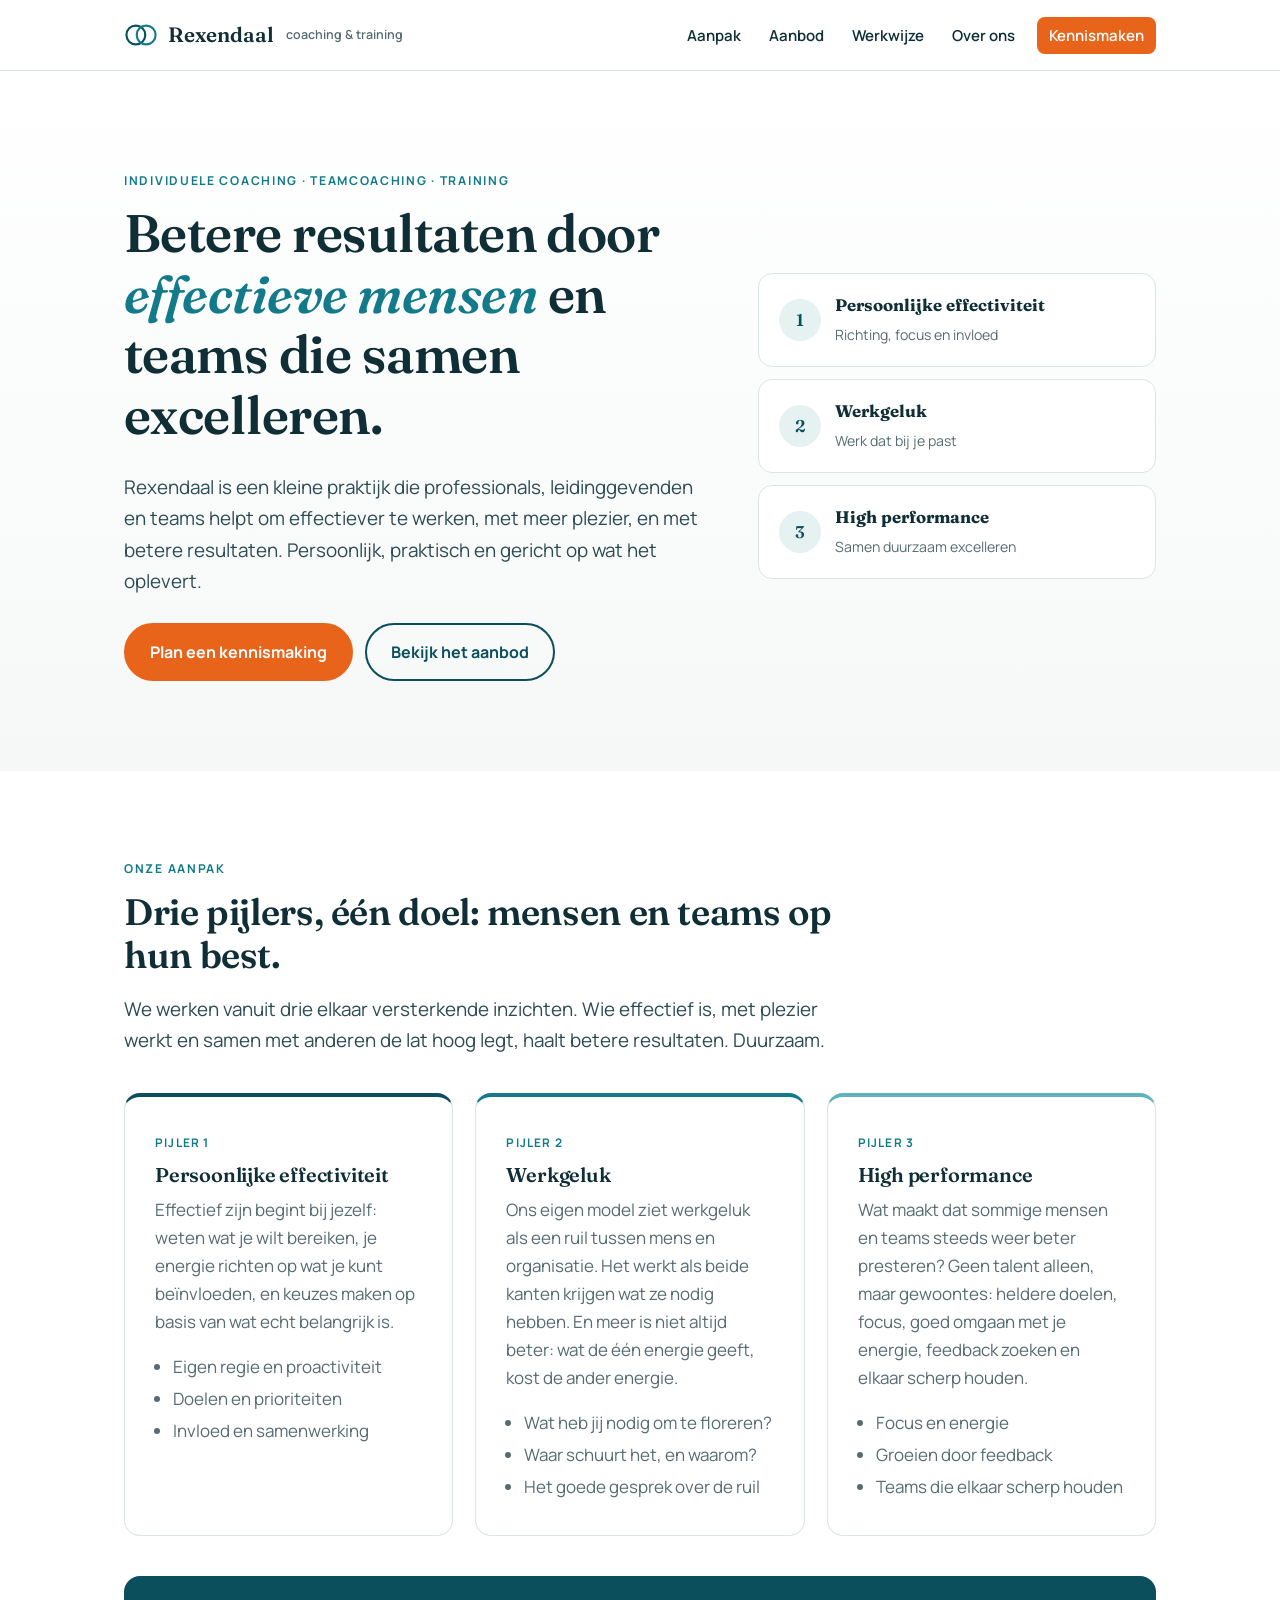
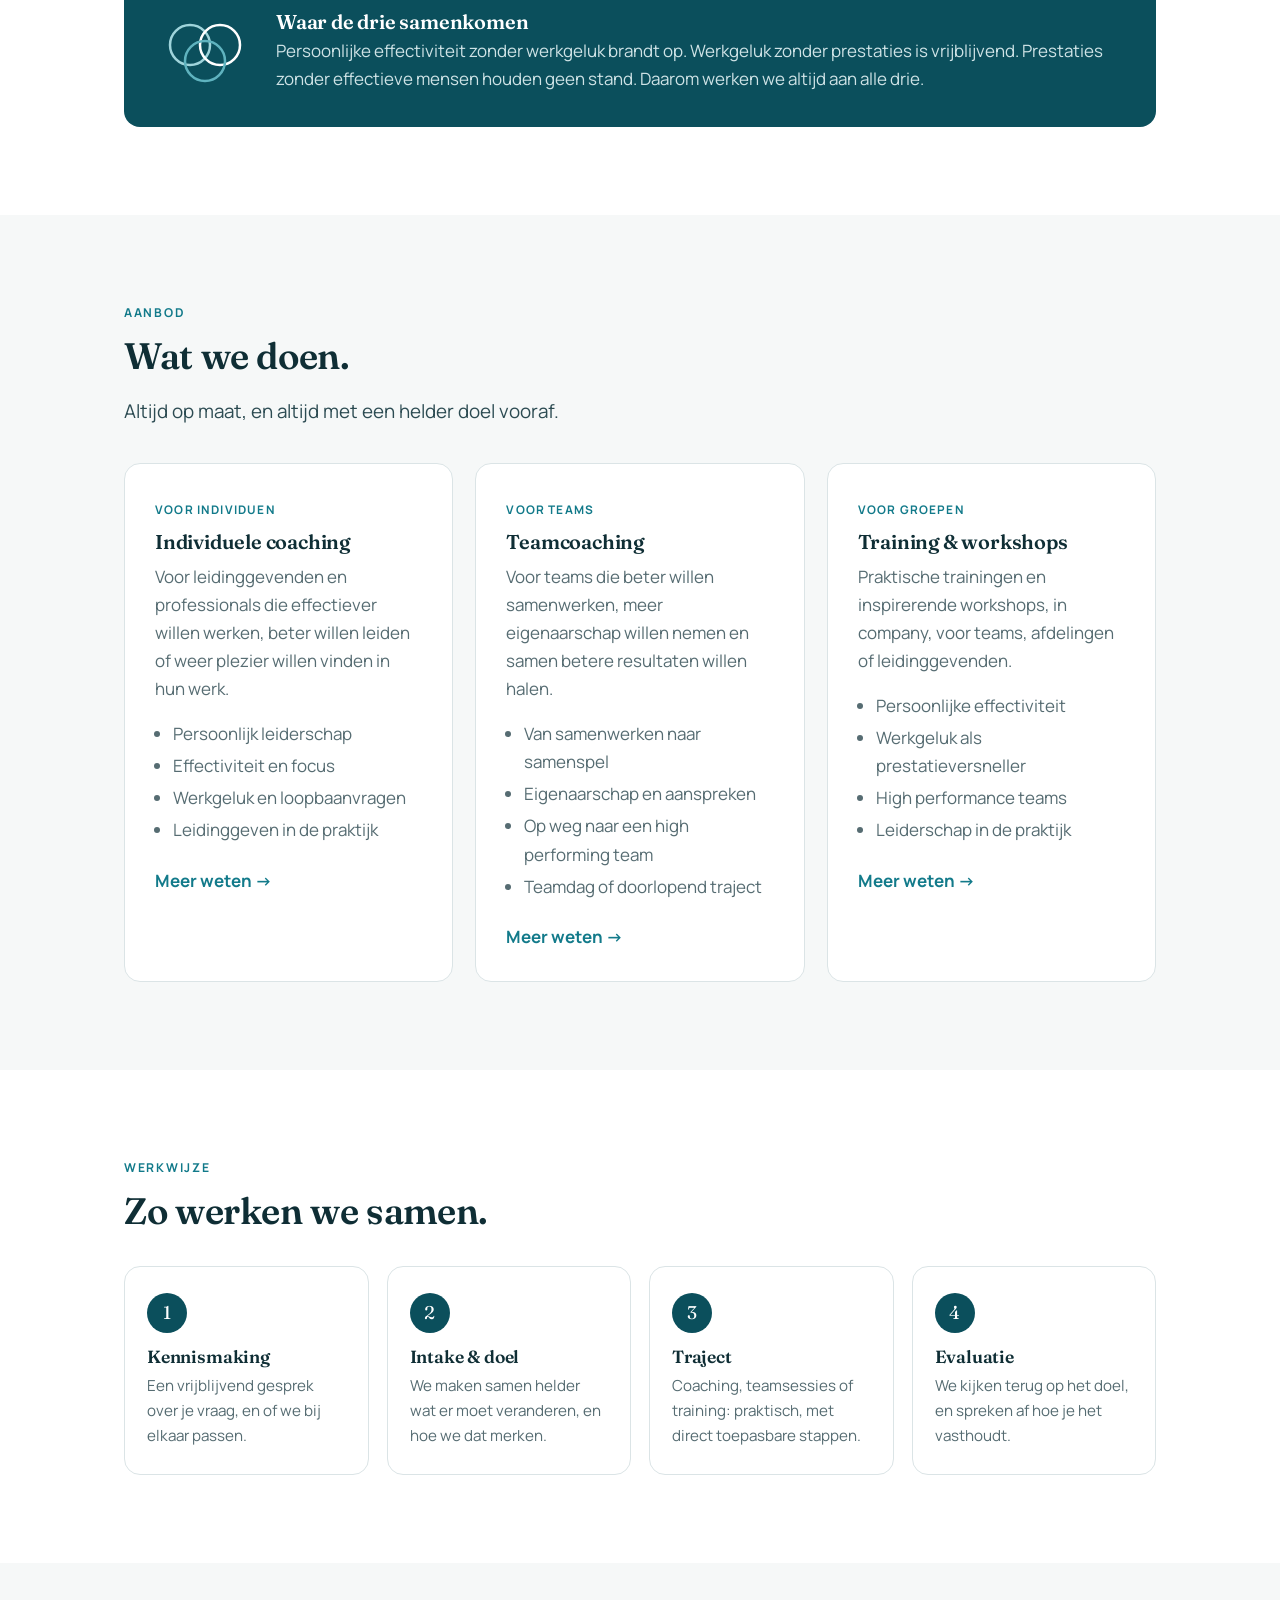
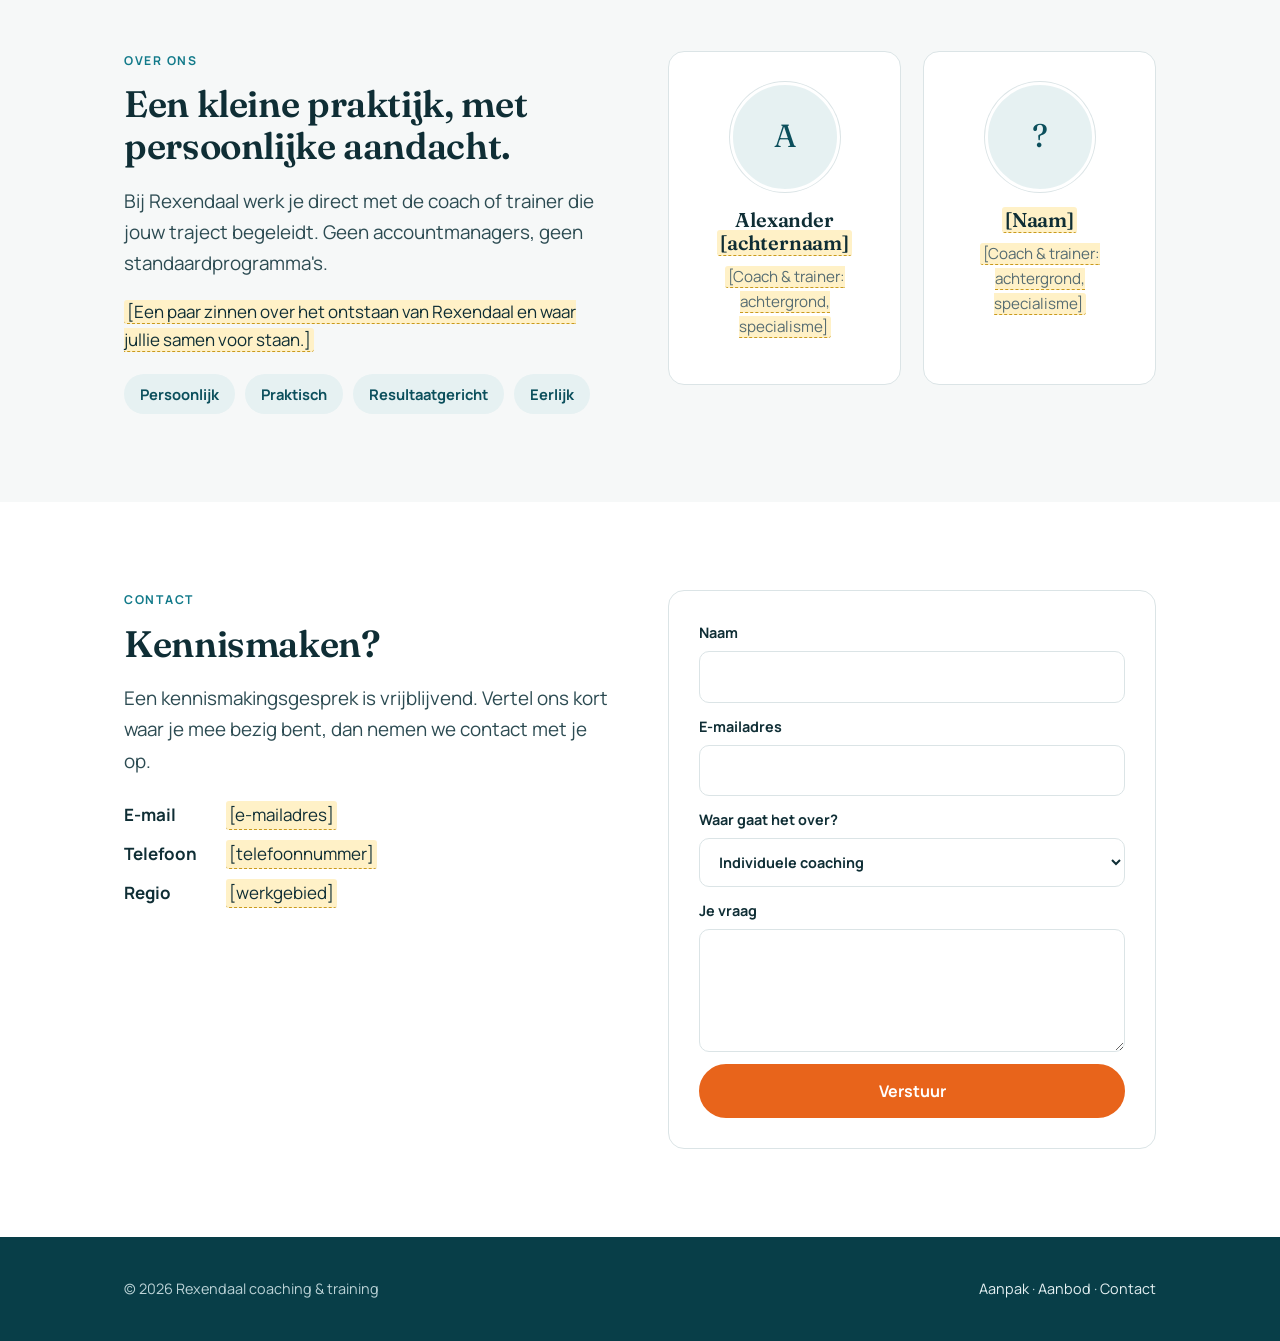
<file: index.html>
<!DOCTYPE html>
<html lang="nl">
<head>
<meta charset="utf-8">
<meta name="viewport" content="width=device-width, initial-scale=1">
<title>Rexendaal: coaching & training</title>
<meta name="description" content="Rexendaal is een kleine praktijk voor individuele coaching, teamcoaching en training. Voor effectieve mensen, bevlogen professionals en teams die samen excelleren.">
<meta name="robots" content="noindex">
<link rel="preconnect" href="https://fonts.googleapis.com">
<link rel="preconnect" href="https://fonts.gstatic.com" crossorigin>
<link href="https://fonts.googleapis.com/css2?family=Fraunces:opsz,wght@9..144,500;9..144,600&family=Manrope:wght@400;500;600;700&display=swap" rel="stylesheet">
<style>
:root{--ink:#0f2e35;--muted:#566c72;--petrol:#0b4f5c;--petrol-d:#083e48;--teal:#127a8a;--soft:#e6f1f2;--paper:#f6f8f8;--line:#dbe4e6;--cta:#e8641b;--cta-d:#c9520f;
 --serif:'Fraunces',Georgia,serif;--sans:'Manrope',system-ui,-apple-system,Segoe UI,sans-serif}
*{box-sizing:border-box}
html{scroll-behavior:smooth;scroll-padding-top:80px}
body{margin:0;font-family:var(--sans);font-size:17px;line-height:1.65;color:var(--ink);background:#fff;-webkit-font-smoothing:antialiased}
h1,h2,h3{font-family:var(--serif);font-weight:600;line-height:1.15;margin:0 0 .5em;letter-spacing:-.01em}
h1{font-size:clamp(2.1rem,4.6vw,3.3rem)}
h2{font-size:clamp(1.7rem,3vw,2.3rem)}
h3{font-size:1.25rem}
p{margin:0 0 1em}
a{color:var(--teal)}
.wrap{max-width:1080px;margin:0 auto;padding:0 24px}
.narrow{max-width:720px}
section{padding:88px 0}
.alt{background:var(--paper)}
.eyebrow{display:block;font-size:.76rem;font-weight:700;letter-spacing:.14em;text-transform:uppercase;color:var(--teal);margin-bottom:12px}
.lead{font-size:1.18rem;color:#2c4b52}
.muted{color:var(--muted)}
.ph{background:#fff1c7;border-bottom:1px dashed #c99a1e;padding:0 3px;border-radius:3px}

header{position:sticky;top:0;z-index:20;background:rgba(255,255,255,.96);backdrop-filter:blur(8px);border-bottom:1px solid var(--line)}
.nav{display:flex;align-items:center;justify-content:space-between;height:70px}
.brand{display:flex;align-items:center;gap:10px;text-decoration:none;color:var(--ink);font-family:var(--serif);font-size:1.3rem;font-weight:600}
.brand small{font-family:var(--sans);font-size:.78rem;color:var(--muted);font-weight:600;margin-left:2px}
.menu{display:flex;gap:4px;list-style:none;margin:0;padding:0;align-items:center}
.menu a{text-decoration:none;color:var(--ink);font-weight:600;font-size:.94rem;padding:8px 12px;border-radius:8px}
.menu a:hover{background:var(--soft)}
.menu a.cta{background:var(--cta);color:#fff;margin-left:6px}
.menu a.cta:hover{background:var(--cta-d)}
.burger{display:none;background:none;border:0;padding:8px;cursor:pointer}
@media(max-width:860px){.burger{display:block}.menu{display:none;position:absolute;top:70px;left:0;right:0;background:#fff;flex-direction:column;align-items:stretch;padding:10px 24px 20px;border-bottom:1px solid var(--line)}.menu.open{display:flex}.menu a.cta{margin:8px 0 0;text-align:center}}

.btn{display:inline-block;padding:14px 24px;border-radius:999px;font-weight:700;text-decoration:none;border:2px solid var(--petrol);font-size:1rem;transition:.15s;cursor:pointer;font-family:var(--sans)}
.btn.primary{background:var(--cta);border-color:var(--cta);color:#fff}
.btn.primary:hover{background:var(--cta-d);border-color:var(--cta-d)}
.btn.ghost{color:var(--petrol);background:transparent}
.btn.ghost:hover{background:var(--petrol);color:#fff}
.btns{display:flex;flex-wrap:wrap;gap:12px;margin-top:26px}

.hero{padding:100px 0 90px;background:linear-gradient(180deg,#fff 0%,var(--paper) 100%)}
.hero-grid{display:grid;grid-template-columns:1.3fr .9fr;gap:60px;align-items:center}
.hero h1 em{font-style:italic;color:var(--teal)}
.trio{display:grid;gap:12px}
.trio div{background:#fff;border:1px solid var(--line);border-radius:14px;padding:18px 20px;display:flex;gap:14px;align-items:center}
.trio b{font-family:var(--serif);font-size:1.05rem;display:block}
.trio small{color:var(--muted);font-size:.88rem}
.dot{flex:none;width:42px;height:42px;border-radius:50%;display:grid;place-items:center;background:var(--soft);color:var(--petrol);font-family:var(--serif);font-weight:600}
@media(max-width:860px){.hero-grid{grid-template-columns:1fr}}

.grid{display:grid;gap:22px}
.g3{grid-template-columns:repeat(3,1fr)} .g2{grid-template-columns:repeat(2,1fr)} .g4{grid-template-columns:repeat(4,1fr)}
@media(max-width:860px){.g3,.g2,.g4{grid-template-columns:1fr}}
.card{background:#fff;border:1px solid var(--line);border-radius:16px;padding:30px}
.card .tag{font-size:.74rem;font-weight:700;letter-spacing:.1em;text-transform:uppercase;color:var(--teal)}
.card h3{margin-top:8px}
.card ul{padding-left:18px;margin:12px 0 0;color:var(--muted)}
.card ul li{margin:4px 0}
.card .more{display:inline-block;margin-top:18px;font-weight:700;text-decoration:none}
.pillar{border-top:4px solid var(--petrol)}
.pillar:nth-child(2){border-top-color:var(--teal)}
.pillar:nth-child(3){border-top-color:#5fb3bf}

.together{margin-top:40px;background:var(--petrol);color:#eaf3f4;border-radius:16px;padding:34px 38px;display:grid;grid-template-columns:auto 1fr;gap:28px;align-items:center}
.together h3{color:#fff;margin:0 0 4px}
.together p{margin:0;color:#cfe3e6}
@media(max-width:700px){.together{grid-template-columns:1fr}}

.steps{display:grid;grid-template-columns:repeat(4,1fr);gap:18px;counter-reset:s}
.step{position:relative;padding:26px 22px;background:#fff;border:1px solid var(--line);border-radius:16px}
.step::before{counter-increment:s;content:counter(s);display:grid;place-items:center;width:40px;height:40px;border-radius:50%;background:var(--petrol);color:#fff;font-family:var(--serif);font-size:1.15rem;margin-bottom:14px}
.step h3{font-size:1.1rem;margin-bottom:.3em}
.step p{margin:0;color:var(--muted);font-size:.95rem}
@media(max-width:860px){.steps{grid-template-columns:1fr 1fr}}
@media(max-width:520px){.steps{grid-template-columns:1fr}}

.person{text-align:center}
.avatar{width:110px;height:110px;border-radius:50%;margin:0 auto 16px;background:var(--soft);display:grid;place-items:center;font-family:var(--serif);font-size:2rem;color:var(--petrol);border:3px solid #fff;box-shadow:0 0 0 1px var(--line)}
.person p{font-size:.95rem}

.values{display:flex;flex-wrap:wrap;gap:10px;margin-top:20px}
.values span{background:var(--soft);color:var(--petrol);font-weight:700;padding:8px 16px;border-radius:999px;font-size:.92rem}

.form{display:grid;gap:12px}
.form label{font-weight:700;font-size:.9rem;display:grid;gap:6px}
.form input,.form textarea,.form select{font:inherit;padding:13px 15px;border-radius:10px;border:1px solid var(--line);background:#fff;color:var(--ink);width:100%}
.ok{display:none;background:var(--soft);padding:14px 16px;border-radius:10px;font-size:.93rem}
.ok.show{display:block}
.contact-list{list-style:none;padding:0;margin:24px 0 0;display:grid;gap:10px}
.contact-list li{display:flex;gap:12px;align-items:center}
.contact-list b{min-width:90px}

footer{background:var(--petrol-d);color:#bcd3d7;padding:40px 0;font-size:.9rem}
footer .wrap{display:flex;justify-content:space-between;flex-wrap:wrap;gap:16px}
footer a{color:#e6f1f3;text-decoration:none}
</style>
</head>
<body>

<header>
  <div class="wrap nav">
    <a class="brand" href="#top">
      <svg width="34" height="24" viewBox="0 0 38 28" aria-hidden="true"><circle cx="13" cy="14" r="11" fill="none" stroke="#0b4f5c" stroke-width="2.5"/><circle cx="25" cy="14" r="11" fill="none" stroke="#127a8a" stroke-width="2.5"/></svg>
      Rexendaal <small>coaching & training</small>
    </a>
    <button class="burger" aria-label="Menu" onclick="document.querySelector('.menu').classList.toggle('open')"><svg width="26" height="26" viewBox="0 0 24 24"><path d="M3 6h18M3 12h18M3 18h18" stroke="#0f2e35" stroke-width="2" stroke-linecap="round"/></svg></button>
    <ul class="menu" onclick="this.classList.remove('open')">
      <li><a href="#aanpak">Aanpak</a></li>
      <li><a href="#aanbod">Aanbod</a></li>
      <li><a href="#werkwijze">Werkwijze</a></li>
      <li><a href="#over">Over ons</a></li>
      <li><a class="cta" href="#contact">Kennismaken</a></li>
    </ul>
  </div>
</header>

<main id="top">

<section class="hero">
  <div class="wrap hero-grid">
    <div>
      <span class="eyebrow">Individuele coaching · Teamcoaching · Training</span>
      <h1>Betere resultaten door <em>effectieve mensen</em> en teams die samen excelleren.</h1>
      <p class="lead">Rexendaal is een kleine praktijk die professionals, leidinggevenden en teams helpt om effectiever te werken, met meer plezier, en met betere resultaten. Persoonlijk, praktisch en gericht op wat het oplevert.</p>
      <div class="btns">
        <a class="btn primary" href="#contact">Plan een kennismaking</a>
        <a class="btn ghost" href="#aanbod">Bekijk het aanbod</a>
      </div>
    </div>
    <div class="trio" aria-label="Onze drie pijlers">
      <div><span class="dot">1</span><span><b>Persoonlijke effectiviteit</b><small>Richting, focus en invloed</small></span></div>
      <div><span class="dot">2</span><span><b>Werkgeluk</b><small>Werk dat bij je past</small></span></div>
      <div><span class="dot">3</span><span><b>High performance</b><small>Samen duurzaam excelleren</small></span></div>
    </div>
  </div>
</section>

<section id="aanpak">
  <div class="wrap">
    <div class="narrow">
      <span class="eyebrow">Onze aanpak</span>
      <h2>Drie pijlers, één doel: mensen en teams op hun best.</h2>
      <p class="lead">We werken vanuit drie elkaar versterkende inzichten. Wie effectief is, met plezier werkt en samen met anderen de lat hoog legt, haalt betere resultaten. Duurzaam.</p>
    </div>
    <div class="grid g3" style="margin-top:36px">
      <div class="card pillar">
        <span class="tag">Pijler 1</span>
        <h3>Persoonlijke effectiviteit</h3>
        <p class="muted">Effectief zijn begint bij jezelf: weten wat je wilt bereiken, je energie richten op wat je kunt beïnvloeden, en keuzes maken op basis van wat echt belangrijk is.</p>
        <ul><li>Eigen regie en proactiviteit</li><li>Doelen en prioriteiten</li><li>Invloed en samenwerking</li></ul>
      </div>
      <div class="card pillar">
        <span class="tag">Pijler 2</span>
        <h3>Werkgeluk</h3>
        <p class="muted">Ons eigen model ziet werkgeluk als een ruil tussen mens en organisatie. Het werkt als beide kanten krijgen wat ze nodig hebben. En meer is niet altijd beter: wat de één energie geeft, kost de ander energie.</p>
        <ul><li>Wat heb jij nodig om te floreren?</li><li>Waar schuurt het, en waarom?</li><li>Het goede gesprek over de ruil</li></ul>
      </div>
      <div class="card pillar">
        <span class="tag">Pijler 3</span>
        <h3>High performance</h3>
        <p class="muted">Wat maakt dat sommige mensen en teams steeds weer beter presteren? Geen talent alleen, maar gewoontes: heldere doelen, focus, goed omgaan met je energie, feedback zoeken en elkaar scherp houden.</p>
        <ul><li>Focus en energie</li><li>Groeien door feedback</li><li>Teams die elkaar scherp houden</li></ul>
      </div>
    </div>
    <div class="together">
      <svg width="86" height="62" viewBox="0 0 86 62" aria-hidden="true"><circle cx="28" cy="24" r="20" fill="none" stroke="#9fd4db" stroke-width="2.5"/><circle cx="58" cy="24" r="20" fill="none" stroke="#fff" stroke-width="2.5"/><circle cx="43" cy="40" r="20" fill="none" stroke="#5fb3bf" stroke-width="2.5"/></svg>
      <div><h3>Waar de drie samenkomen</h3><p>Persoonlijke effectiviteit zonder werkgeluk brandt op. Werkgeluk zonder prestaties is vrijblijvend. Prestaties zonder effectieve mensen houden geen stand. Daarom werken we altijd aan alle drie.</p></div>
    </div>
  </div>
</section>

<section id="aanbod" class="alt">
  <div class="wrap">
    <div class="narrow">
      <span class="eyebrow">Aanbod</span>
      <h2>Wat we doen.</h2>
      <p class="lead">Altijd op maat, en altijd met een helder doel vooraf.</p>
    </div>
    <div class="grid g3" style="margin-top:36px">
      <div class="card">
        <span class="tag">Voor individuen</span>
        <h3>Individuele coaching</h3>
        <p class="muted">Voor leidinggevenden en professionals die effectiever willen werken, beter willen leiden of weer plezier willen vinden in hun werk.</p>
        <ul><li>Persoonlijk leiderschap</li><li>Effectiviteit en focus</li><li>Werkgeluk en loopbaanvragen</li><li>Leidinggeven in de praktijk</li></ul>
        <a class="more" href="#contact">Meer weten →</a>
      </div>
      <div class="card">
        <span class="tag">Voor teams</span>
        <h3>Teamcoaching</h3>
        <p class="muted">Voor teams die beter willen samenwerken, meer eigenaarschap willen nemen en samen betere resultaten willen halen.</p>
        <ul><li>Van samenwerken naar samenspel</li><li>Eigenaarschap en aanspreken</li><li>Op weg naar een high performing team</li><li>Teamdag of doorlopend traject</li></ul>
        <a class="more" href="#contact">Meer weten →</a>
      </div>
      <div class="card">
        <span class="tag">Voor groepen</span>
        <h3>Training & workshops</h3>
        <p class="muted">Praktische trainingen en inspirerende workshops, in company, voor teams, afdelingen of leidinggevenden.</p>
        <ul><li>Persoonlijke effectiviteit</li><li>Werkgeluk als prestatieversneller</li><li>High performance teams</li><li>Leiderschap in de praktijk</li></ul>
        <a class="more" href="#contact">Meer weten →</a>
      </div>
    </div>
  </div>
</section>

<section id="werkwijze">
  <div class="wrap">
    <div class="narrow">
      <span class="eyebrow">Werkwijze</span>
      <h2>Zo werken we samen.</h2>
    </div>
    <div class="steps" style="margin-top:34px">
      <div class="step"><h3>Kennismaking</h3><p>Een vrijblijvend gesprek over je vraag, en of we bij elkaar passen.</p></div>
      <div class="step"><h3>Intake & doel</h3><p>We maken samen helder wat er moet veranderen, en hoe we dat merken.</p></div>
      <div class="step"><h3>Traject</h3><p>Coaching, teamsessies of training: praktisch, met direct toepasbare stappen.</p></div>
      <div class="step"><h3>Evaluatie</h3><p>We kijken terug op het doel, en spreken af hoe je het vasthoudt.</p></div>
    </div>
  </div>
</section>

<section id="over" class="alt">
  <div class="wrap">
    <div class="grid g2" style="gap:56px;align-items:start">
      <div>
        <span class="eyebrow">Over ons</span>
        <h2>Een kleine praktijk, met persoonlijke aandacht.</h2>
        <p class="lead">Bij Rexendaal werk je direct met de coach of trainer die jouw traject begeleidt. Geen accountmanagers, geen standaardprogramma's.</p>
        <p><span class="ph">[Een paar zinnen over het ontstaan van Rexendaal en waar jullie samen voor staan.]</span></p>
        <div class="values"><span>Persoonlijk</span><span>Praktisch</span><span>Resultaatgericht</span><span>Eerlijk</span></div>
      </div>
      <div class="grid g2">
        <div class="card person"><div class="avatar">A</div><h3>Alexander <span class="ph">[achternaam]</span></h3><p class="muted"><span class="ph">[Coach & trainer: achtergrond, specialisme]</span></p></div>
        <div class="card person"><div class="avatar">?</div><h3><span class="ph">[Naam]</span></h3><p class="muted"><span class="ph">[Coach & trainer: achtergrond, specialisme]</span></p></div>
      </div>
    </div>
  </div>
</section>

<section id="contact">
  <div class="wrap grid g2" style="gap:56px;align-items:start">
    <div>
      <span class="eyebrow">Contact</span>
      <h2>Kennismaken?</h2>
      <p class="lead">Een kennismakingsgesprek is vrijblijvend. Vertel ons kort waar je mee bezig bent, dan nemen we contact met je op.</p>
      <ul class="contact-list">
        <li><b>E-mail</b><span class="ph">[e-mailadres]</span></li>
        <li><b>Telefoon</b><span class="ph">[telefoonnummer]</span></li>
        <li><b>Regio</b><span class="ph">[werkgebied]</span></li>
      </ul>
    </div>
    <div class="card">
      <form class="form" id="cform">
        <label>Naam<input type="text" required></label>
        <label>E-mailadres<input type="email" required></label>
        <label>Waar gaat het over?
          <select><option>Individuele coaching</option><option>Teamcoaching</option><option>Training of workshop</option><option>Iets anders</option></select>
        </label>
        <label>Je vraag<textarea rows="4"></textarea></label>
        <button class="btn primary" type="submit">Verstuur</button>
        <div class="ok" id="cok">Dank je! Dit is een conceptversie: het formulier wordt nog niet verzonden.</div>
      </form>
    </div>
  </div>
</section>

</main>

<footer>
  <div class="wrap">
    <span>© 2026 Rexendaal coaching & training</span>
    <span><a href="#aanpak">Aanpak</a> · <a href="#aanbod">Aanbod</a> · <a href="#contact">Contact</a></span>
  </div>
</footer>

<script>
document.getElementById('cform').addEventListener('submit',e=>{e.preventDefault();document.getElementById('cok').classList.add('show');});
</script>
</body>
</html>
</file>
